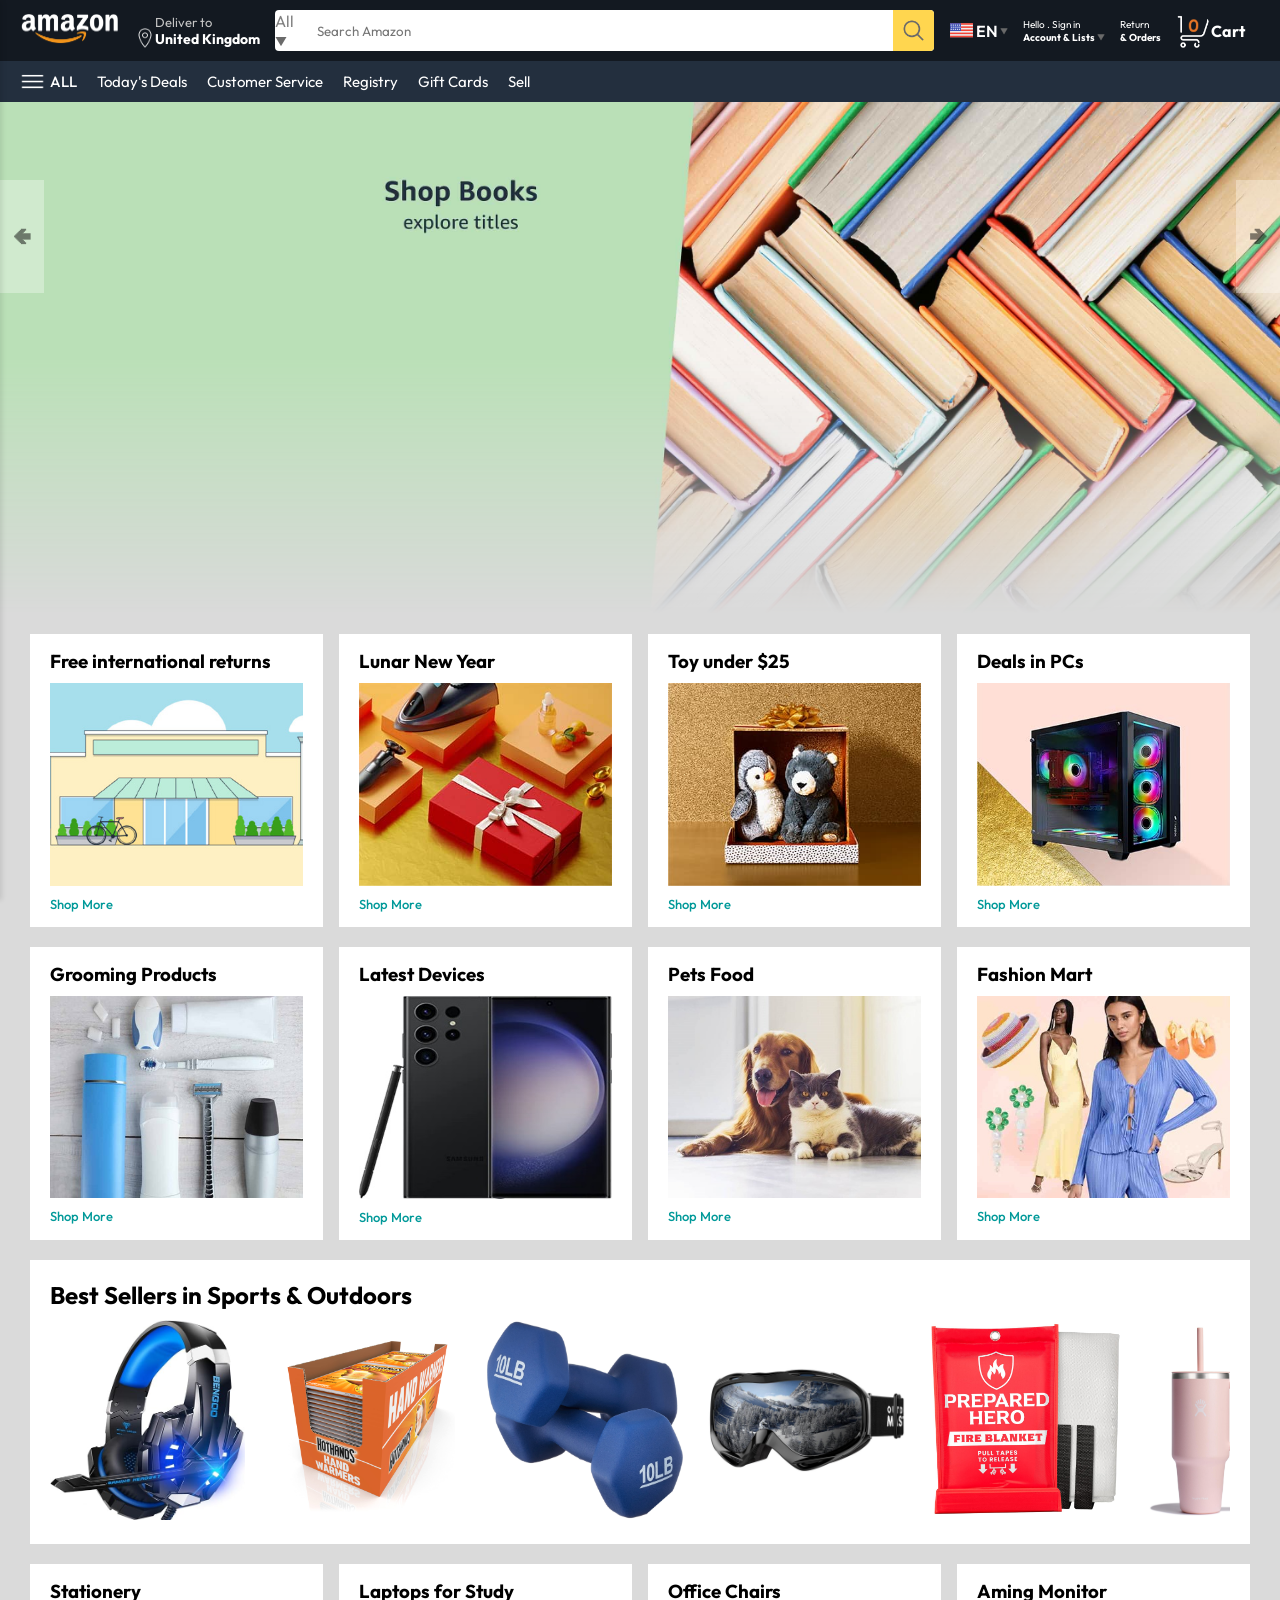
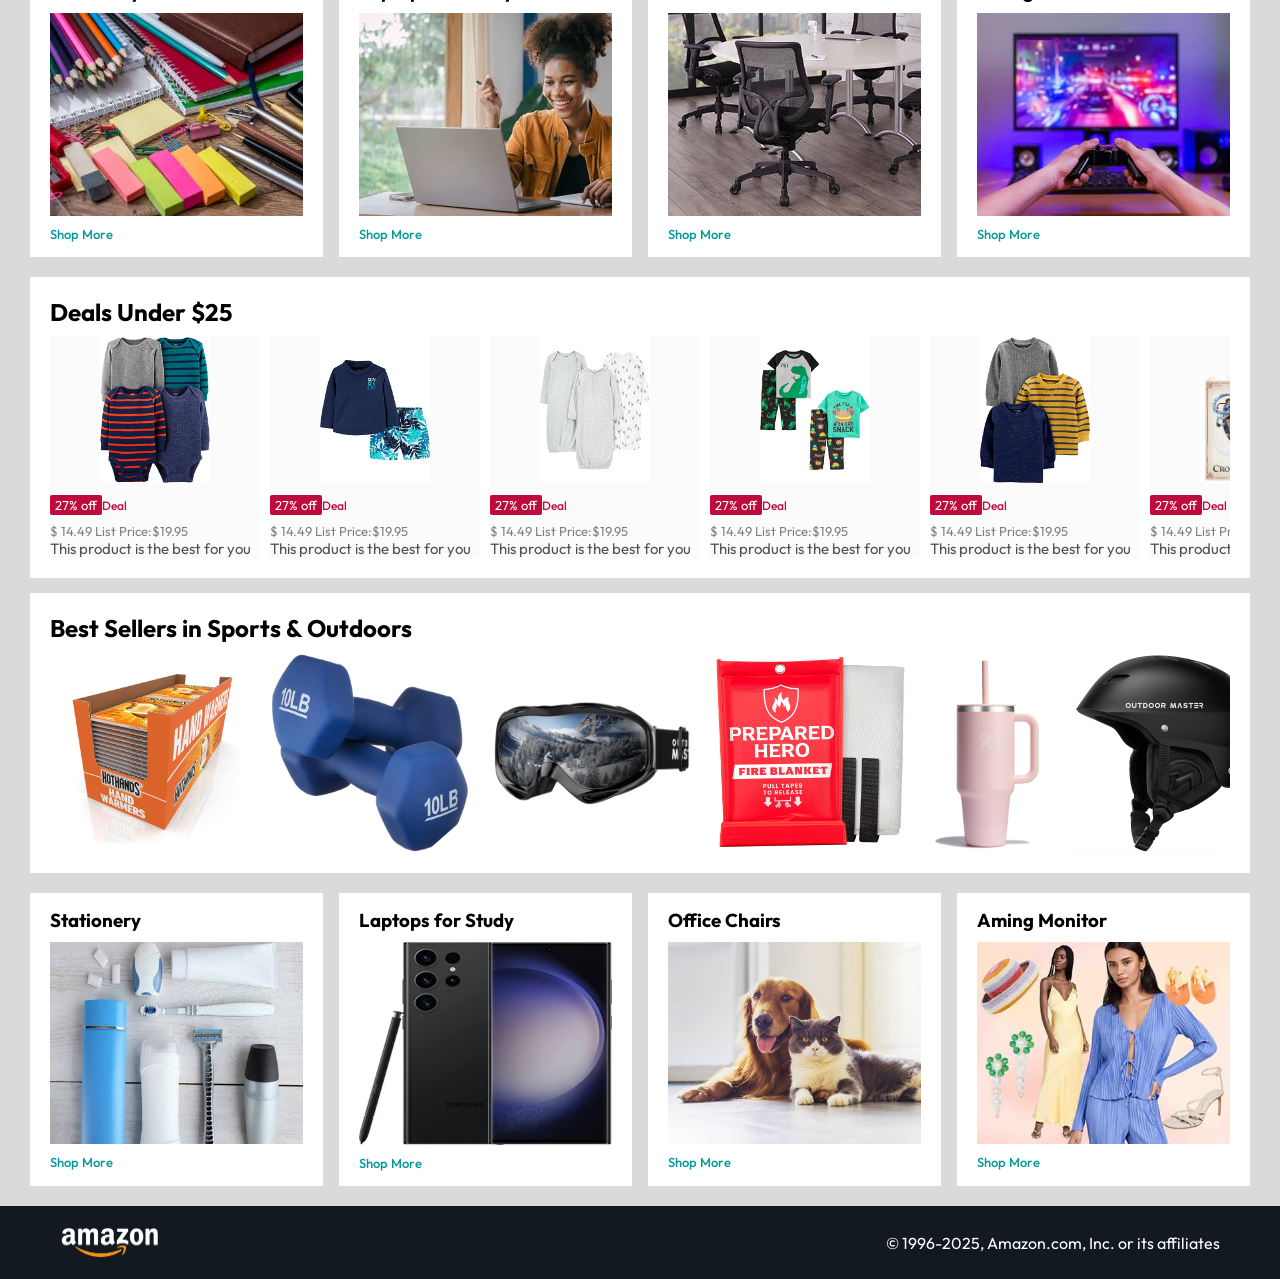
<file: index.html>
<!DOCTYPE html>
<html lang="en">

<head>
    <meta charset="UTF-8">
    <meta name="viewport" content="width=device-width, initial-scale=1.0">
    <title>Document</title>
    <link rel="stylesheet" href="style.css" />
</head>

<body>
    <!-- Hamburger Menu Button -->
    <button class="hamburger-menu" id="hamburgerBtn">
        <span></span>
        <span></span>
        <span></span>
    </button>

    <!-- Mobile Sidebar -->
    <div class="sidebar" id="sidebar">
        <div class="sidebar-header">
            <button class="close-sidebar" id="closeSidebarBtn">&times;</button>
        </div>
        <div class="sidebar-content">
            <a href="/">Account</a>
            <a href="/">Sign in</a>
            <hr>
            <a href="/">Today's Deals</a>
            <a href="/">Customer Service</a>
            <a href="/">Registry</a>
            <a href="/">Gift Cards</a>
            <a href="/">Sell</a>
        </div>
    </div>

    <nav>
        <a href="/" class="nav-logo">
            <img src="./assets/amazon_logo.png" width="100" alt="">
        </a>
        <div class="nav-country">
            <img src="./assets/location_icon.png" height="20" alt="">
            <div>
                <p>Deliver to</p>
                <h1>United Kingdom</h1>
            </div>
        </div>

        <div class="nav-search">
            <div class="nav-search-caregory">
                <p>All</p>
                <img src="./assets/dropdown_icon.png" height="12" alt="">
            </div>
            <input type="text" class="nav-search-input" placeholder=" Search Amazon">
            <img src="./assets/search_icon.png" class="nav-search-icon" alt="">
        </div>

        <div class="nav-language">
            <img src="./assets/us_flag.png" width="25px" alt="">
            <p>EN</p>
            <img src="./assets/dropdown_icon.png" width="8px" alt="">
        </div>

        <div class="nav-text">
            <p>Hello . Sign in</p>
            <h1>Account & Lists <img src="./assets/dropdown_icon.png" width="8px" alt=""> </h1>
        </div>

        <div class="nav-text">
            <p>Return</p>
            <h1>& Orders </h1>
        </div>
        <a href="" class="nav-cart">
            <img src="./assets/cart_icon.png" width="35px" alt="">
            <h4>Cart</h4>
        </a>

    </nav>

    <div class="nav-bottom">
        <div class="nav-bottom-menu">
            <img src="./assets/menu_icon.png" width="25px" alt="">
            <p>ALL</p>
        </div>
        <p>Today's Deals</p>
        <p> Customer Service</p>
        <p> Registry</p>
        <p>Gift Cards</p>
        <p>Sell</p>
    </div>


    <div class="header-slider">
        <a href="#" class="control_prev">&#129144</a>
        <a href="#" class="control_next">&#129146</a>

        <ul>
            <img src="./assets/header1.jpg" class="header-img" alt="">
            <img src="./assets/header2.jpg" class="header-img" alt="">
            <img src="./assets/header3.jpg" class="header-img" alt="">
            <img src="./assets/header4.jpg" class="header-img" alt="">
            <img src="./assets/header5.jpg" class="header-img" alt="">
            <img src="./assets/header6.jpg" class="header-img" alt="">

        </ul>
    </div>

    <div class="box-row">
        <div class="box-col">
            <h3>Free international returns</h3>
            <img src="./assets/box1-1.jpg" alt="">
            <a href="/">Shop More</a>
        </div>

        <div class="box-col">
            <h3>Lunar New Year</h3>
            <img src="./assets/box1-2.jpg" alt="">
            <a href="/">Shop More</a>
        </div>

        <div class="box-col">
            <h3>Toy under $25</h3>
            <img src="./assets/box1-3.jpg" alt="">
            <a href="/">Shop More</a>
        </div>

        <div class="box-col">
            <h3>Deals in PCs</h3>
            <img src="./assets/box1-4.jpg" alt="">
            <a href="/">Shop More</a>
        </div>
    </div>


    <div class="box-row">
        <div class="box-col">
            <h3>Grooming Products</h3>
            <img src="./assets/box2-1.jpg" alt="">
            <a href="/">Shop More</a>
        </div>

        <div class="box-col">
            <h3>Latest Devices</h3>
            <img src="./assets/box2-2.jpg" alt="">
            <a href="/">Shop More</a>
        </div>

        <div class="box-col">
            <h3>Pets Food</h3>
            <img src="./assets/box2-3.jpg" alt="">
            <a href="/">Shop More</a>
        </div>

        <div class="box-col">
            <h3>Fashion Mart</h3>
            <img src="./assets/box2-4.jpg" alt="">
            <a href="/">Shop More</a>
        </div>
    </div>


    <!-- product slide -->
    <div class="product-slide">
        <h2>Best Sellers in Sports & Outdoors</h2>
        <div class="product">
            <a href="/product.html">
             <img src="./assets/product_img.jpg" alt="">
            </a>
            <img src="./assets/product1-1.jpg" alt="">
            <img src="./assets/product1-2.jpg" alt="">
            <img src="./assets/product1-3.jpg" alt="">
            <img src="./assets/product1-4.jpg" alt="">
            <img src="./assets/product1-5.jpg" alt="">
            <img src="./assets/product1-6.jpg" alt="">
            <img src="./assets/product1-7.jpg" alt="">
            <img src="./assets/product1-8.jpg" alt="">
            <img src="./assets/product1-9.jpg" alt="">
            <img src="./assets/product1-10.jpg" alt="">

        </div>


    </div>


    <!-- row -->

    <div class="box-row">
        <div class="box-col">
            <h3>Stationery</h3>
            <img src="./assets/box3-1.jpg" alt="">
            <a href="/">Shop More</a>
        </div>

        <div class="box-col">
            <h3>Laptops for Study</h3>
            <img src="./assets/box3-2.jpg" alt="">
            <a href="/">Shop More</a>
        </div>

        <div class="box-col">
            <h3>Office Chairs</h3>
            <img src="./assets/box3-3.jpg" alt="">
            <a href="/">Shop More</a>
        </div>

        <div class="box-col">
            <h3>Aming Monitor</h3>
            <img src="./assets/box3-4.jpg" alt="">
            <a href="/">Shop More</a>
        </div>
    </div>





    <div class="product-slider-with-price">
        <h2>Deals Under $25</h2>
        <div class="product">

            <div class="product-card">
                <div class="product-img-container">
                    <img src="./assets/product2-1.jpg" alt="">
                </div>
                <div class="product-offer">
                    <p>27% off</p><span>Deal</span>
                </div>
                <p class="product-price">$ <span>14.49</span> List Price:$19.95 </p>
                <h4>This product is the best for you </h4>
            </div>
            <div class="product-card">
                <div class="product-img-container">
                    <img src="./assets/product2-2.jpg" alt="">
                </div>
                <div class="product-offer">
                    <p>27% off</p><span>Deal</span>
                </div>
                <p class="product-price">$ <span>14.49</span> List Price:$19.95 </p>
                <h4>This product is the best for you </h4>
            </div>
            <div class="product-card">
                <div class="product-img-container">
                    <img src="./assets/product2-3.jpg" alt="">
                </div>
                <div class="product-offer">
                    <p>27% off</p><span>Deal</span>
                </div>
                <p class="product-price">$ <span>14.49</span> List Price:$19.95 </p>
                <h4>This product is the best for you </h4>
            </div>
            <div class="product-card">
                <div class="product-img-container">
                    <img src="./assets/product2-4.jpg" alt="">
                </div>
                <div class="product-offer">
                    <p>27% off</p><span>Deal</span>
                </div>
                <p class="product-price">$ <span>14.49</span> List Price:$19.95 </p>
                <h4>This product is the best for you </h4>
            </div>
            <div class="product-card">
                <div class="product-img-container">
                    <img src="./assets/product2-5.jpg" alt="">
                </div>
                <div class="product-offer">
                    <p>27% off</p><span>Deal</span>
                </div>
                <p class="product-price">$ <span>14.49</span> List Price:$19.95 </p>
                <h4>This product is the best for you </h4>
            </div>
            <div class="product-card">
                <div class="product-img-container">
                    <img src="./assets/product2-6.jpg" alt="">
                </div>
                <div class="product-offer">
                    <p>27% off</p><span>Deal</span>
                </div>
                <p class="product-price">$ <span>14.49</span> List Price:$19.95 </p>
                <h4>This product is the best for you </h4>
            </div>
            <div class="product-card">
                <div class="product-img-container">
                    <img src="./assets/product2-7.jpg" alt="">
                </div>
                <div class="product-offer">
                    <p>27% off</p><span>Deal</span>
                </div>
                <p class="product-price">$ <span>14.49</span> List Price:$19.95 </p>
                <h4>This product is the best for you </h4>
            </div>
            <div class="product-card">
                <div class="product-img-container">
                    <img src="./assets/product2-8.jpg" alt="">
                </div>
                <div class="product-offer">
                    <p>27% off</p><span>Deal</span>
                </div>
                <p class="product-price">$ <span>14.49</span> List Price:$19.95 </p>
                <h4>This product is the best for you </h4>
            </div>
            <div class="product-card">
                <div class="product-img-container">
                    <img src="./assets/product2-9.jpg" alt="">
                </div>
                <div class="product-offer">
                    <p>27% off</p><span>Deal</span>
                </div>
                <p class="product-price">$ <span>14.49</span> List Price:$19.95 </p>
                <h4>This product is the best for you </h4>
            </div>
            <div class="product-card">
                <div class="product-img-container">
                    <img src="./assets/product2-10.jpg" alt="">
                </div>
                <div class="product-offer">
                    <p>27% off</p><span>Deal</span>
                </div>
                <p class="product-price">$ <span>14.49</span> List Price:$19.95 </p>
                <h4>This product is the best for you </h4>
            </div>
            <div class="product-card">
                <div class="product-img-container">
                    <img src="./assets/product2-11.jpg" alt="">
                </div>
                <div class="product-offer">
                    <p>27% off</p><span>Deal</span>
                </div>
                <p class="product-price">$ <span>14.49</span> List Price:$19.95 </p>
                <h4>This product is the best for you </h4>
            </div>
        </div>
    </div>

    <div class="product-slide">
        <h2>Best Sellers in Sports & Outdoors</h2>
        <div class="product">
            <img src="./assets/product1-1.jpg" alt="">
            <img src="./assets/product1-2.jpg" alt="">
            <img src="./assets/product1-3.jpg" alt="">
            <img src="./assets/product1-4.jpg" alt="">
            <img src="./assets/product1-5.jpg" alt="">
            <img src="./assets/product1-6.jpg" alt="">
            <img src="./assets/product1-7.jpg" alt="">
            <img src="./assets/product1-8.jpg" alt="">
            <img src="./assets/product1-9.jpg" alt="">
            <img src="./assets/product1-10.jpg" alt="">

        </div>


    </div>


    <div class="box-row">
        <div class="box-col">
            <h3>Stationery</h3>
            <img src="./assets/box2-1.jpg" alt="">
            <a href="/">Shop More</a>
        </div>

        <div class="box-col">
            <h3>Laptops for Study</h3>
            <img src="./assets/box2-2.jpg" alt="">
            <a href="/">Shop More</a>
        </div>

        <div class="box-col">
            <h3>Office Chairs</h3>
            <img src="./assets/box2-3.jpg" alt="">
            <a href="/">Shop More</a>
        </div>

        <div class="box-col">
            <h3>Aming Monitor</h3>
            <img src="./assets/box2-4.jpg" alt="">
            <a href="/">Shop More</a>
        </div>
    </div>

    <!-- footer -->

    <footer>
        <img src="./assets/amazon_logo.png" width="100" alt="">
        <p>© 1996-2025, Amazon.com, Inc. or its affiliates</p>
    </footer>

    <script src="script.js"></script>
</body>


</html>
</file>
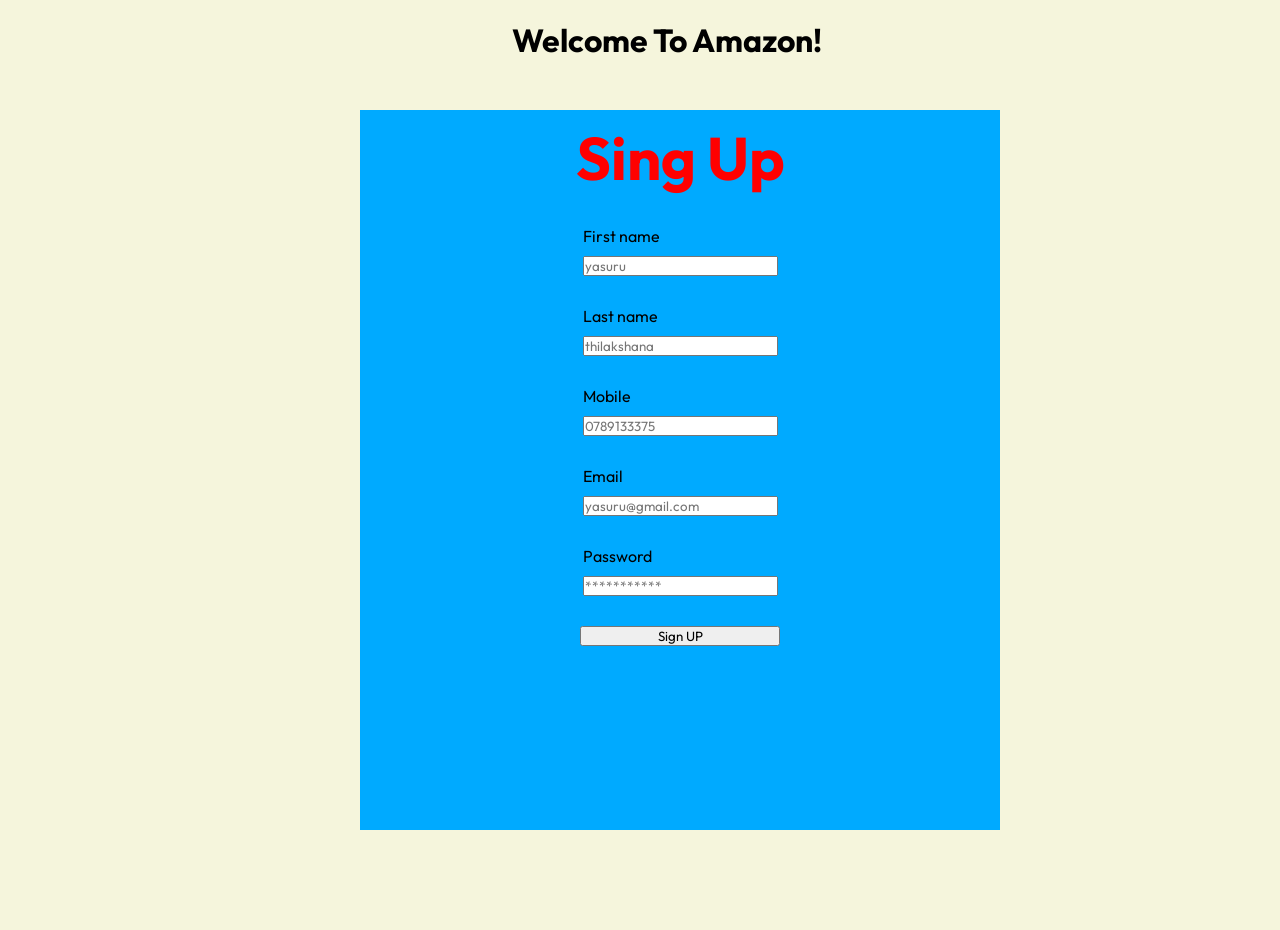
<file: signup.html>
<!DOCTYPE html>
<html lang="en">
<head>
    <meta charset="UTF-8">
    <meta name="viewport" content="width=device-width, initial-scale=1.0">
    <title>SignUp</title>
    <link rel="stylesheet" href="signup.css">
</head>
<body>

    <h1>Welcome To Amazon!</h1>
    <div class="singup-box">
     <h2>Sing Up</h2>
     <div class="property">
      <span>First name</span>
     <input type="text" placeholder="yasuru">
     </div>
     <div class="property">
      <span>Last name</span>
     <input type="text" placeholder="thilakshana">
     </div>
     <div class="property">
      <span>Mobile</span>
     <input type="number" placeholder="0789133375">
     </div>
     <div class="property">
      <span>Email</span>
     <input type="email" placeholder="yasuru@gmail.com">
     </div>
    <div class="property">
      <span>Password</span>
     <input type="password" placeholder="***********">
     </div>
     <button>
        Sign UP
     </button>
    </div>


    
</body>
</html>
</file>
<file: style.css>
@import url('https://fonts.googleapis.com/css2?family=Outfit:wght@700&display=swap');


*{
    padding: 0;
    margin: 0;
    box-sizing: border-box;
    font-family:Outfit ;
}


body{
    background-color: #dadada;
}

a{
    text-decoration: none;
    color: inherit;
}

/* Hamburger Menu */
.hamburger-menu {
    display: none;
    position: fixed;
    top: 12px;
    left: 10px;
    background: none;
    border: none;
    cursor: pointer;
    z-index: 1000;
    flex-direction: column;
    gap: 6px;
    padding: 5px;
}

.hamburger-menu span {
    width: 25px;
    height: 3px;
    background-color: #fff;
    display: block;
    transition: all 0.3s ease;
}

.hamburger-menu.active span:nth-child(1) {
    transform: rotate(45deg) translate(10px, 10px);
}

.hamburger-menu.active span:nth-child(2) {
    opacity: 0;
}

.hamburger-menu.active span:nth-child(3) {
    transform: rotate(-45deg) translate(7px, -8px);
}

/* Sidebar */
.sidebar {
    position: fixed;
    left: -300px;
    top: 0;
    width: 300px;
    height: 100vh;
    background-color: #fff;
    z-index: 999;
    transition: left 0.3s ease;
    overflow-y: auto;
    box-shadow: 2px 0 5px rgba(0,0,0,0.1);
}

.sidebar.active {
    left: 0;
}

.sidebar-header {
    display: flex;
    justify-content: flex-end;
    padding: 15px;
    background-color: #f3f3f3;
    border-bottom: 1px solid #ddd;
}

.close-sidebar {
    background: none;
    border: none;
    font-size: 28px;
    cursor: pointer;
    color: #333;
}

.sidebar-content {
    padding: 20px;
}

.sidebar-content a {
    display: block;
    padding: 12px 0;
    color: #333;
    font-size: 14px;
    border-bottom: 1px solid #eee;
    transition: color 0.3s;
}

.sidebar-content a:hover {
    color: #FF9900;
}

.sidebar-content hr {
    border: none;
    border-top: 2px solid #ddd;
    margin: 15px 0;
}

nav{
    display: flex;
    align-items: center;
    justify-content: space-between;
    background: #131921;
    padding: 10px 20px;
    color:#fff;
}

.nav-country{
    display: flex;
    align-items: end;
    margin-left: 15px;
    font-size: 13px;
    color: #c4c4c4;
}

.nav-country h1{
    color: #fff;
    font-size: 14px;
}

.nav-search{
    flex: 1;
    display: flex;
    align-items: center;
    background: #fff;
    color: gray;
    max-width:1000px ;
    border-radius: 4px;
    margin-left: 15px;
}

.nav-search-caregor{
    display: flex;
    align-items: center;
    padding: 10px 20px;
    gap:5px;
    background: #e5e5e5;
    border-radius: 4px 0 0 4px;
}

.nav-search-input{
    border: none;
    outline: none;
    padding-left: 20px;
    width: 100%;

}

.nav-search-icon{
max-width: 41px;
padding: 8px;
background: #ffd64f;
border-radius: 0 4px 4px 0;
}

.nav-language{
    display: flex;
    align-items: center;
    gap: 2px;
    font-weight: 600;
    margin-left: 15px;
}


.nav-text{
    margin-left: 15px;
}

.nav-text p{
    font-size: 10px;
}

.nav-text h1{
    font-size: 10px;
}
.nav-cart{
    display: flex;
    align-items: center;
    margin: 0px 15px;
}
 .nav-bottom{
    display: flex;
    align-items: center;
    gap: 20px;
    padding: 8px 20px;
    background: #232f3e;
    color: #fff;
    font-size: 15px;
}

.nav-bottom div{
    display: flex;
    align-items: center;
    gap: 5px;
    font-weight: 500;
}

.header-slider ul{
    display: flex;
    overflow-y: hidden;

}  

.header-img{
    max-width: 100%;
    mask-image: linear-gradient(to bottom , #000000 50%, transparent 100%);
}

.header-slider a{
    position: absolute;
    top: 20%;
    z-index: 1;
    padding: 5vh 1vw;
    background: #ffffff4f;
    color:#0000007b;
    text-decoration: none;
    font-weight: 600;
    font-size: 18px;
    cursor: pointer;
}

.control_next{
    right: 0;
}

.box-row{
    display: flex;
    flex-wrap: wrap;
    row-gap: 20px;
    justify-content: space-between;
    margin: 20px 30px;
}


.box-col{
    display: flex;
    flex-direction: column;
    gap: 10px;
    padding: 15px 20px;
    background:#fff ;
    max-width: 24%;
    min-height: 200px;
    z-index: 1;
}

.box-col a {
    font-size: 13px;
    color:#009999 ;
    font-weight: 500;
}
.header-box{
    margin-top: -20vw;
}


.product-slide{
    background: #fff;
    margin: 0 30px;
    padding: 20px;
    margin-bottom: 15px;
}

.product-slide  .product{
display: flex;
overflow: auto;
gap: 20px;
margin-top: 10px;
}


.product-slide  .product img{
    max-width: 200px;
    max-height: 200px;
}

.product-slide  .product::-webkit-scrollbar{
    display: none;
}

.product-slider-with-price{
 background: #fff;
 margin: 0 30px;
 padding: 20px;
 margin-bottom: 15px;
}


.product-slider-with-price .product{
    display: flex;
    overflow: auto;
    gap: 10px;
    margin-top: 10px;
}

.product-slider-with-price .product::-webkit-scrollbar{
    display: none;
}


.product-card{
    display: flex;
    flex-direction: column;
    justify-content: end;
    min-width: 210px;
    background: #fbfbfb;
}

.product-card img{
    width: 110px;
    margin:  0 50px;
}

.product-offer p{
    background: #be0b3b;
    color: #fff;
    display: inline-block;
    padding: 2px 5px;
    border-radius: 2px;
    margin: 8px 0;
    font-size: 13px;
}

.product-offer span{
    color: #be0b3b;
    font-weight: 500;
    font-size: 12px;
}

.product-price{
    color: gray;
    font-size: 13px;
}

.product-card h4{
    color: #525252;
    font-size: 15px;
    font-weight: 400;
}

footer{
    display: flex;
    justify-content: space-between;
    align-items: center;
    color: #fff;
    background: #131921;
    padding: 20px 60px;
}

/* Responsive Design - Tablet and Mobile */

/* Tablets (768px and below) */
@media (max-width: 768px) {
    .hamburger-menu {
        display: flex;
    }

    nav {
        padding: 10px 45px 10px 20px;
        gap: 10px;
    }

    .nav-logo {
        order: 1;
    }

    .nav-country {
        display: none;
    }

    .nav-search {
        display: none;
        flex: 1;
        min-width: 200px;
        margin-left: 0;
        order: 3;
    }

    .nav-language {
        display: none;
        margin-left: 0;
    }

    .nav-text {
        display: none;
        margin-left: 0;
    }

    .nav-cart {
        display: flex;
        margin: 0;
        order: 2;
    }

    .nav-bottom {
        gap: 0;
        padding: 8px 15px;
        font-size: 13px;
        overflow-x: auto;
        flex-wrap: nowrap;
    }

    .nav-bottom div {
        gap: 3px;
        flex-shrink: 0;
    }

    .nav-bottom p {
        display: none;
    }

    .nav-bottom-menu {
        display: flex;
        align-items: center;
        gap: 5px;
        padding: 8px 15px;
    }

    .box-row {
        margin: 20px 15px;
        row-gap: 15px;
        justify-content: center;
    }

    .box-col {
        max-width: calc(50% - 10px);
        min-height: 150px;
        padding: 12px 15px;
    }

    .product-slide {
        margin: 0 15px;
        padding: 15px;
    }

    .product-slide .product img {
        max-width: 150px;
        max-height: 150px;
    }

    .product-slider-with-price {
        margin: 0 15px;
    }

    .product-card {
        min-width: 170px;
    }

    footer {
        padding: 15px 30px;
        flex-direction: column;
        gap: 15px;
        text-align: center;
    }
}

/* Mobile (480px and below) */
@media (max-width: 480px) {
    nav {
        flex-direction: row;
        padding: 10px 45px 10px 40px;
        gap: 10px;
        justify-content: flex-start;
        align-items: center;
    }

    .nav-logo {
        flex: 0 0 auto;
    }

    .nav-logo img {
        width: 70px !important;
    }

    .nav-search {
        display: none;
    }

    .nav-search-input {
        padding-left: 10px;
        font-size: 12px;
    }

    .nav-language {
        display: none;
    }

    .nav-text {
        display: none;
    }

    .nav-cart {
        margin-left: auto;
        flex: 0 0 auto;
    }

    .nav-bottom {
        gap: 0;
        padding: 8px 10px;
        font-size: 12px;
        overflow-x: auto;
    }

    .nav-bottom div {
        white-space: nowrap;
        flex-shrink: 0;
    }

    .nav-bottom p {
        display: none;
    }

    .nav-bottom-menu {
        display: flex;
        align-items: center;
        gap: 5px;
        padding: 0;
    }

    .box-row {
        margin: 15px 10px;
        flex-direction: column;
    }

    .box-col {
        max-width: 100%;
        min-height: 130px;
    }

    .product-slide {
        margin: 0 10px;
        padding: 12px;
    }

    .product-slide .product img {
        max-width: 120px;
        max-height: 120px;
    }

    .product-slider-with-price {
        margin: 0 10px;
        padding: 12px;
    }

    .product-card {
        min-width: 150px;
    }

    .product-card img {
        width: 80px;
        margin: 0 30px;
    }

    footer {
        padding: 12px 15px;
    }
}
</file>
<file: signup.css>
@import url('https://fonts.googleapis.com/css2?family=Outfit:wght@700&display=swap');


*{
    padding: 0;
    margin: 0;
    box-sizing: border-box;
    font-family:Outfit ;
    /* background-color: beige; */
}
body{
    background-color: beige;
}

h1{
    display: flex;
    align-items: center;
    padding-left: 40%;
    padding-top: 20px;
 }

.singup-box{
    display: flex;
    align-items: center;
    border-radius: 4;
    background: red;
    color: red;
    background-color: rgb(0, 170, 255);
    width: 50%;
    height: 80vh;
    margin: 50px 60px 100px 360px;
    flex-direction: column;
    gap: 30px;
}

.singup-box h2{
    padding-top: 10px;
    font-size: 60px;
}

.singup-box .property{
display: flex;
flex-direction: column;
gap: 10px;
background-color: rgb(0, 170, 255);
color: black;
}

button{
    width: 200px;
    height: 20px;
}

/* Responsive Design */

@media (max-width: 768px) {
    h1 {
        padding-left: 20%;
        font-size: 24px;
    }

    .singup-box {
        width: 70%;
        height: auto;
        margin: 40px auto;
        padding: 30px 20px;
        gap: 20px;
    }

    .singup-box h2 {
        font-size: 40px;
    }

    button {
        width: 150px;
        height: 30px;
    }
}

@media (max-width: 480px) {
    h1 {
        padding-left: 15%;
        padding-top: 15px;
        font-size: 18px;
    }

    .singup-box {
        width: 90%;
        height: auto;
        margin: 20px auto;
        padding: 20px 15px;
        gap: 15px;
    }

    .singup-box h2 {
        font-size: 28px;
    }

    .singup-box .property {
        gap: 8px;
    }

    button {
        width: 120px;
        height: 25px;
        font-size: 12px;
    }
}
</file>
